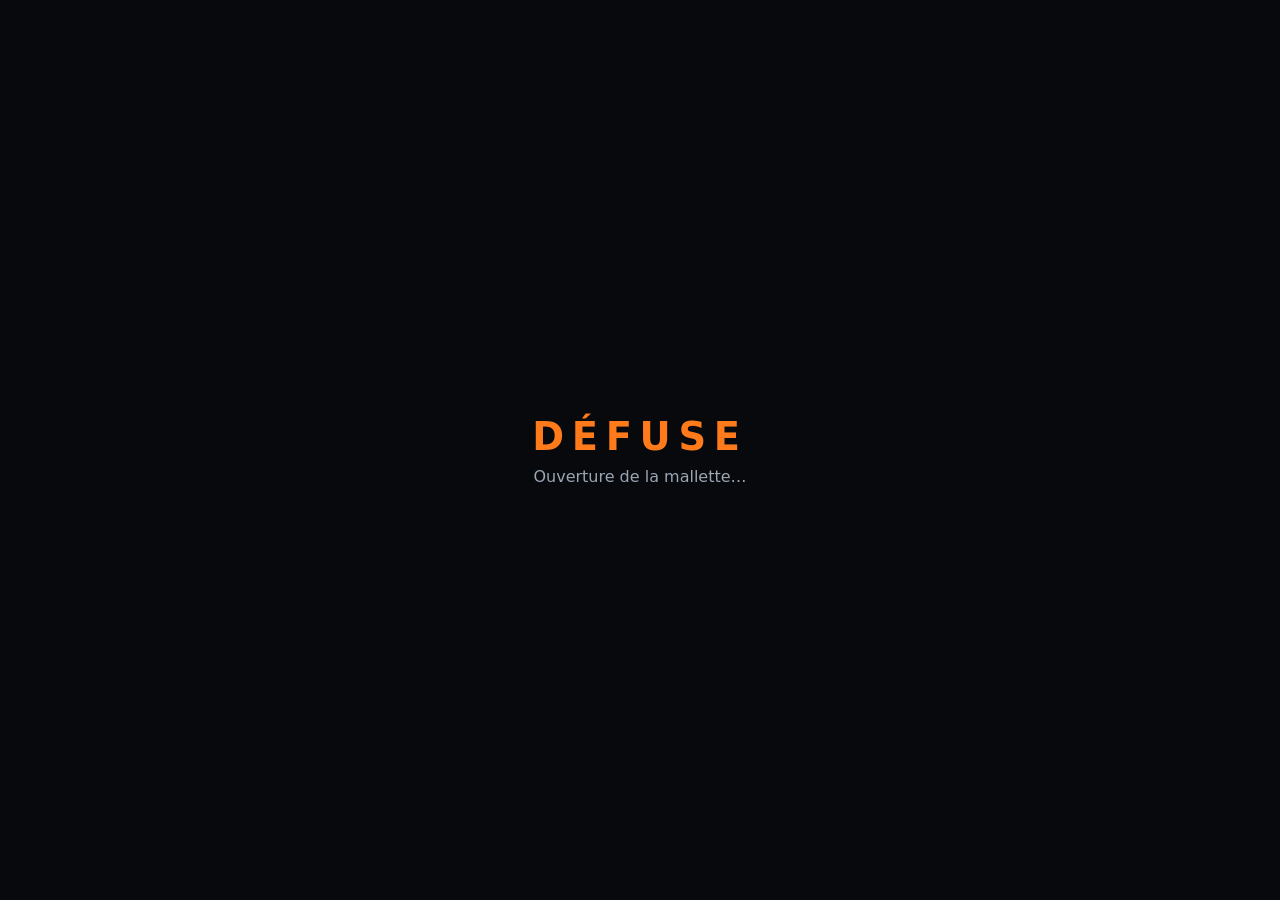
<file: index.html>
<!doctype html>
<html lang="fr-CA">
<head>
<meta charset="utf-8">
<meta name="viewport" content="width=device-width, initial-scale=1, viewport-fit=cover">
<meta name="theme-color" content="#07090c">
<meta name="color-scheme" content="dark">
<meta name="description" content="Défuse la mallette : une mallette orange piégée en 3D, cinq modules, un désamorceur et un expert qui lit le manuel.">
<title>Défuse la mallette</title>
<link rel="manifest" href="./manifest.webmanifest">
<link rel="icon" href="./icon.svg" type="image/svg+xml">
<link rel="apple-touch-icon" href="./icon-192.png">
<link rel="stylesheet" href="./style.css?v=0.1.1">
<link rel="modulepreload" href="./vendor/three-0.187.0/three.module.min.js">
<script type="importmap">
{"imports":{
  "three": "./vendor/three-0.187.0/three.module.min.js",
  "three/addons/": "./vendor/three-0.187.0/addons/",
  "./js/audio.js": "./js/audio.js?v=0.1.1",
  "./js/case-model.js": "./js/case-model.js?v=0.1.1",
  "./js/modules.js": "./js/modules.js?v=0.1.1",
  "./js/displays.js": "./js/displays.js?v=0.1.1",
  "./js/fx.js": "./js/fx.js?v=0.1.1",
  "./js/gamepad.js": "./js/gamepad.js?v=0.1.1"
}}
</script>
<script src="./logic.js?v=0.1.1"></script>
</head>
<body data-screen="title">
<canvas id="scene" aria-label="La mallette en 3D"></canvas>
<div id="loading" role="status"><b>DÉFUSE</b><span>Ouverture de la mallette…</span></div>
<div id="flash" aria-hidden="true"></div>
<div id="fps" class="hidden" aria-hidden="true"></div>

<header id="hud" class="hidden">
  <button id="pauseBtn" class="icon" aria-label="Pause">❚❚</button>
  <div class="stat"><span class="lbl">Chrono</span><b id="timer" role="timer">15:00</b></div>
  <div class="stat"><span class="lbl">Erreurs</span><div id="strikes"></div></div>
  <div class="stat small"><span class="lbl">Modules</span><b id="modCount">0/5</b></div>
  <button id="manualBtn" class="icon team-only" aria-label="Ouvrir le manuel">📖</button>
  <button id="sound" class="icon" aria-label="Couper le son">🔊</button>
</header>
<nav id="bar" aria-label="Modules">
  <div id="sensorBar" class="hidden">
    <button id="sensorBtn" class="chip" aria-pressed="false">📱 Activer l’inclinaison du téléphone</button>
    <button id="shakeBtn" class="chip">〰 Secouer</button>
  </div>
  <div class="row">
    <button id="prev" class="icon nav" aria-label="Module précédent">◀</button>
    <div class="mid"><b id="viewName">Vue d’ensemble</b><button id="back" class="link hidden">Vue d’ensemble</button></div>
    <button id="next" class="icon nav" aria-label="Module suivant">▶</button>
    <button id="hintBtn" class="hint" aria-label="Indice (coûte 250 points)">💡<span id="hintCount">0</span></button>
  </div>
</nav>
<div id="toast" role="status" aria-live="polite"></div>
<button id="skip" class="hidden">Passer ›</button>

<section id="title" class="screen" aria-labelledby="t1">
  <div class="brand"><p class="kicker">Mallette M-5 · 5 modules</p><h1 id="t1">Défuse<br><span>la mallette</span></h1>
  <p class="lede">Un désamorceur voit la mallette. Un expert lit le manuel. Parlez-vous vite.</p></div>
  <div class="panel">
    <fieldset class="seg"><legend>Mode</legend>
      <label><input type="radio" name="mode" value="duo"><span><b>Duo</b><small>Désamorceur + Expert (2 appareils)</small></span></label>
      <label><input type="radio" name="mode" value="equipe"><span><b>Équipe</b><small>2 à 4 joueurs, manuel partagé</small></span></label>
    </fieldset>
    <label class="field"><span>Code de partie <small>(facultatif, pour rejouer une mallette)</small></span><input id="codeIn" inputmode="numeric" autocomplete="off" placeholder="ex. 48213-4" maxlength="8"></label>
    <p id="codeErr" class="err" role="alert"></p>
    <button id="play" class="primary" data-autofocus>Ouvrir la mallette</button>
    <div class="links"><button id="openSettings" class="ghost">Réglages</button><button id="openHowto" class="ghost">Comment jouer</button><a class="ghost" href="manuel.html" target="_blank" rel="noopener">Manuel</a><button id="openCredits" class="ghost">Crédits</button><button id="fsTitle" class="ghost fs-only" aria-pressed="false">⛶ Plein écran</button></div>
  </div>
</section>

<section id="settings" class="screen hidden" aria-labelledby="t2"><div class="panel">
  <h2 id="t2">Réglages</h2>
  <label class="field"><span>Chrono <output id="minutesOut">15 min</output></span><input id="minutes" type="range" min="1" max="99" step="1" value="15"></label>
  <label class="field"><span>Erreurs permises <output id="mistakesOut">3</output></span><input id="mistakes" type="range" min="1" max="9" step="1" value="3"><small>La mallette explose quand ce nombre d’erreurs est atteint.</small></label>
  <p class="note">Score = 5 000 + 10 × secondes restantes − 500 × erreurs − 250 × indices.</p>
  <button id="settingsDone" class="primary">OK</button>
</div></section>

<section id="howto" class="screen hidden" aria-labelledby="t3"><div class="panel scroll">
  <h2 id="t3">Comment jouer</h2>
  <ol class="how">
    <li><b>Le désamorceur</b> tient la mallette (ce téléphone). Il décrit ce qu’il voit : couleurs des fils, du clavier, des DEL, le code de partie.</li>
    <li><b>L’expert</b> ouvre <a href="manuel.html" target="_blank" rel="noopener">le manuel</a> sur un autre appareil (code QR au départ). Il ne voit pas la mallette et dit quoi faire.</li>
    <li><b>Mode Équipe</b> : tout le monde voit la mallette et le manuel (bouton 📖) sur le même appareil.</li>
    <li>Touchez un module pour vous en approcher. Glissez à gauche ou à droite, ou ◀ ▶, pour changer de module.</li>
    <li>Fils : touchez un fil pour le couper. Clavier : touchez les touches. Joystick : glissez le manche, touchez-le pour cliquer. Badges : touchez un badge pour le passer sur le lecteur. Inclinaison : penchez le téléphone (📱) ou glissez sur le module, et « Secouer ».</li>
    <li>💡 Indice : 1er appui = la ligne du manuel, 2e appui = la prochaine action. Chaque indice coûte 250 points.</li>
    <li>Clavier d’ordinateur : Tab / Maj+Tab change de module, Échap = vue d’ensemble, H = indice, M = son ; chiffres, A–D, * et # pour le clavier ; flèches + Entrée pour le joystick ; flèches + S pour l’inclinaison.</li>
  </ol>
  <button id="howtoDone" class="primary">Compris</button>
</div></section>

<section id="credits" class="screen hidden" aria-labelledby="t4"><div class="panel scroll">
  <h2 id="t4">Crédits</h2>
  <p>Jeu, plaques gravées, afficheurs et sons : faits par le code du jeu (canvas, Web Audio).</p>
  <p>Mallette 3D (CC BY 4.0, assemblée et adaptée pour le jeu) :
    « <a href="https://sketchfab.com/3d-models/pelican-case-2f6f5ca0d0514baeb9b511613f7f3227" target="_blank" rel="noopener">Pelican Case</a> » par N8 (nathanmlange) ;
    « <a href="https://sketchfab.com/3d-models/keypad-b9968a00bc9249df927ff1969acf2f7e" target="_blank" rel="noopener">Keypad</a> » par Spellkaze ;
    « <a href="https://sketchfab.com/3d-models/arcade-joystick-cff2d3483c4a452aaa9201b2a1b7d984" target="_blank" rel="noopener">Arcade Joystick</a> » par Johannes R. (selkie3d) ;
    « <a href="https://sketchfab.com/3d-models/rfid-rc522-arduino-uno-compatible-16501915e98143e49930a755a87272b3" target="_blank" rel="noopener">RFID-RC522</a> » par davidg.dev ;
    « <a href="https://sketchfab.com/3d-models/4-digits-7-segments-display-d36801d499a3483eb764dfa008b2f2df" target="_blank" rel="noopener">4 Digits 7 Segments Display</a> » par Thomp1 — Sketchfab,
    <a href="https://creativecommons.org/licenses/by/4.0/deed.fr" target="_blank" rel="noopener">CC BY 4.0</a>. Modifications : pièces réunies dans une seule mallette, clavier 4×4, atlas de textures commun.</p>
  <p>three.js 0.187.0 (MIT) · detect-gpu 5.0.70 (MIT) · qrcode-generator 2.0.4, Kazuhiko Arase (MIT).</p>
  <p>Inspiré du principe « suivre le manuel » des jeux de désamorçage à deux rôles.</p>
  <button id="creditsDone" class="primary">Retour</button>
</div></section>

<section id="brief" class="screen hidden" aria-labelledby="t5"><div class="panel">
  <p class="kicker" id="briefMode">Désamorceur + Expert</p>
  <h2 id="t5">Code de partie</h2>
  <p class="code" id="briefCode">00000-0</p>
  <div id="briefDuo"><div class="qrrow"><div id="briefQR" aria-label="Code QR du manuel"></div>
    <p><b>Expert :</b> scannez, ou ouvrez <a id="briefLink" href="manuel.html" target="_blank" rel="noopener">manuel.html</a> et tapez ce code. Le manuel marche hors ligne.</p></div></div>
  <p id="briefTeam" class="hidden">Tout le monde voit la mallette. Le manuel s’ouvre avec le bouton 📖 en haut (le chrono continue).</p>
  <p class="note" id="briefTime"></p>
  <button id="go" class="primary">Ouvrir et démarrer le chrono</button>
  <button id="briefBack" class="ghost">Retour</button>
</div></section>

<section id="pause" class="screen hidden" aria-labelledby="t6"><div class="panel">
  <h2 id="t6">Pause</h2><p>Code de partie : <b id="pauseCode"></b></p>
  <button id="resume" class="primary">Reprendre</button><button id="fsPause" class="ghost fs-only" aria-pressed="false">⛶ Plein écran</button><button id="quit" class="ghost">Abandonner</button>
</div></section>

<section id="end" class="screen hidden" aria-labelledby="endTitle"><div class="panel">
  <h2 id="endTitle">Mallette désamorcée</h2><p id="endSub"></p>
  <dl class="stats"><div><dt>Temps restant</dt><dd id="endTime"></dd></div><div><dt>Erreurs</dt><dd id="endMist"></dd></div>
  <div><dt>Indices</dt><dd id="endHints"></dd></div><div><dt>Modules</dt><dd id="endMods"></dd></div></dl>
  <p class="score"><span>Score</span><b id="endScore">0</b><small>Meilleur (ce mode) : <span id="endBest">0</span> · code <span id="endCode"></span></small></p>
  <button id="again" class="primary">Nouvelle mallette</button>
  <div class="links"><button id="sameCode" class="ghost">Rejouer ce code</button><button id="toMenu" class="ghost">Menu</button></div>
</div></section>

<section id="manualOverlay" class="screen hidden" aria-label="Manuel">
  <iframe id="manualFrame" title="Manuel de désamorçage" src="about:blank"></iframe>
  <button id="manualClose" class="primary close">Retour à la mallette</button>
</section>

<script type="module" src="./js/main.js?v=0.1.1"></script>
</body>
</html>
</file>
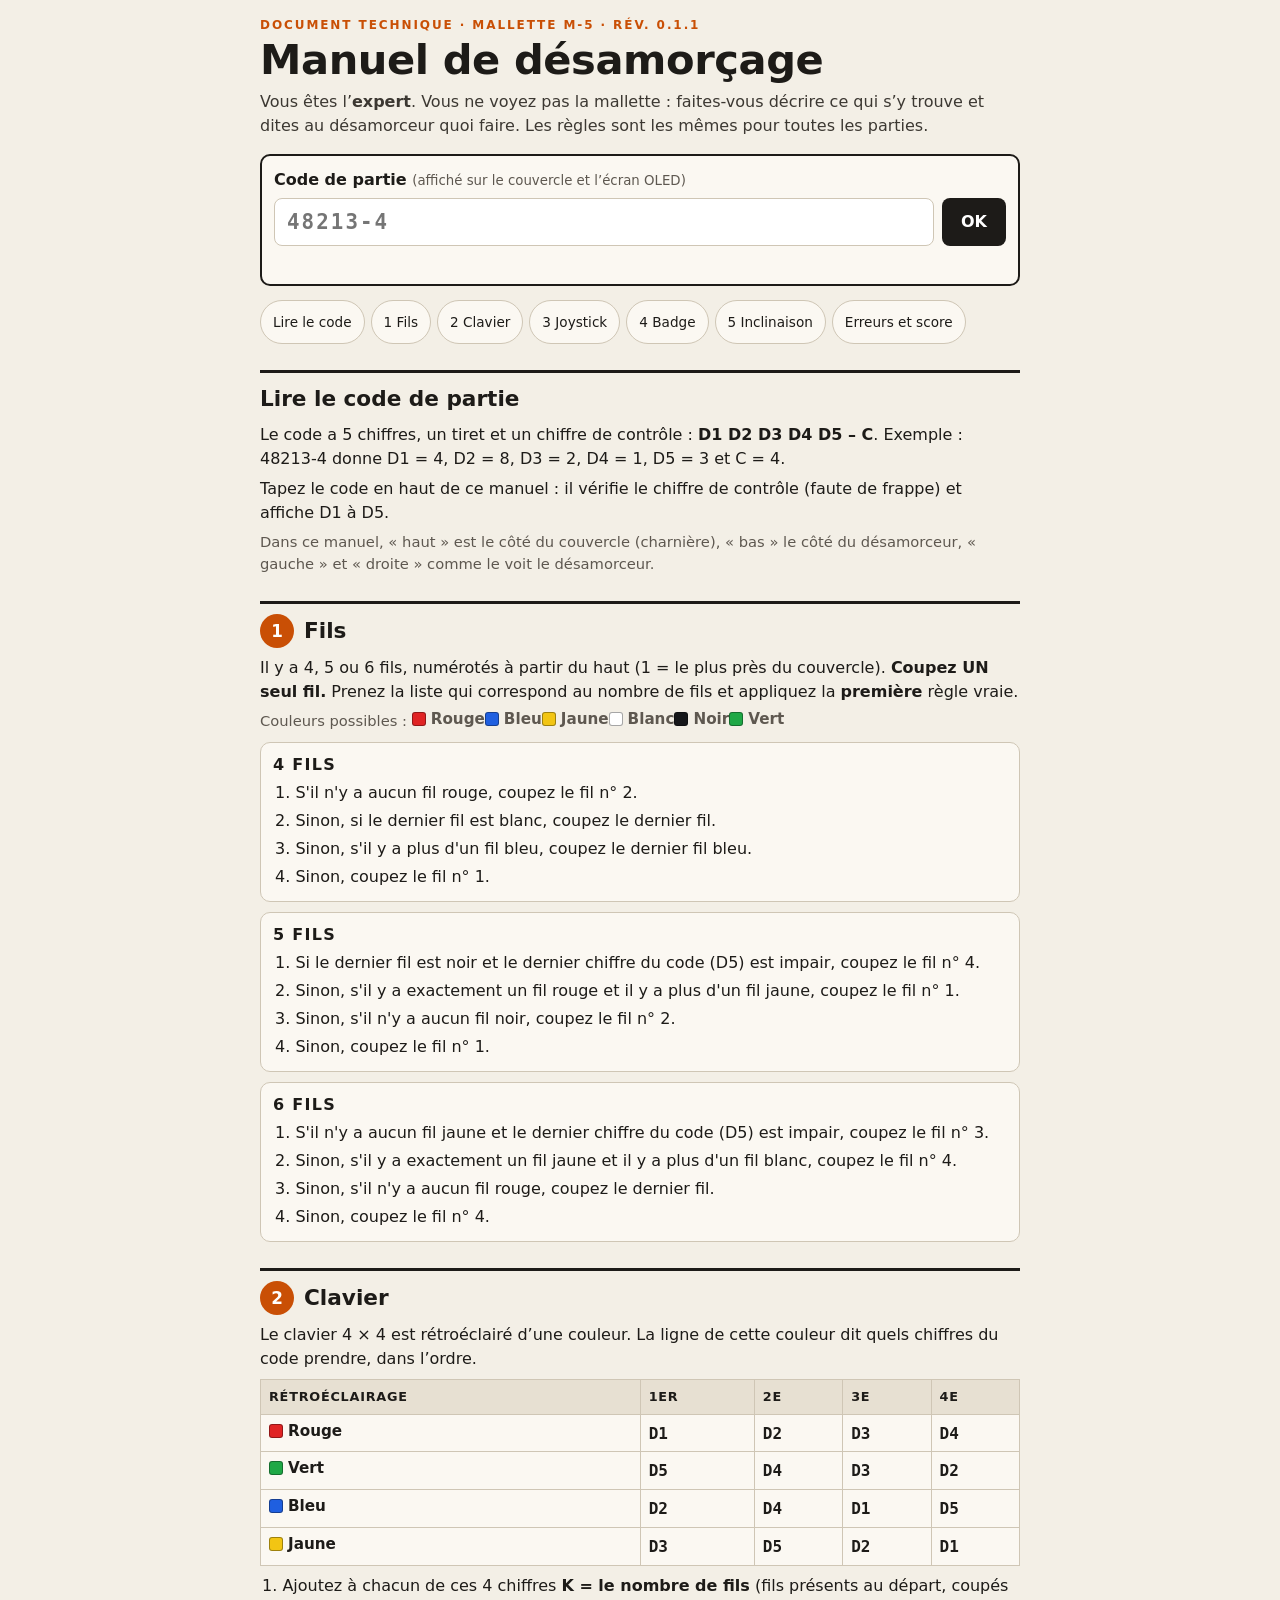
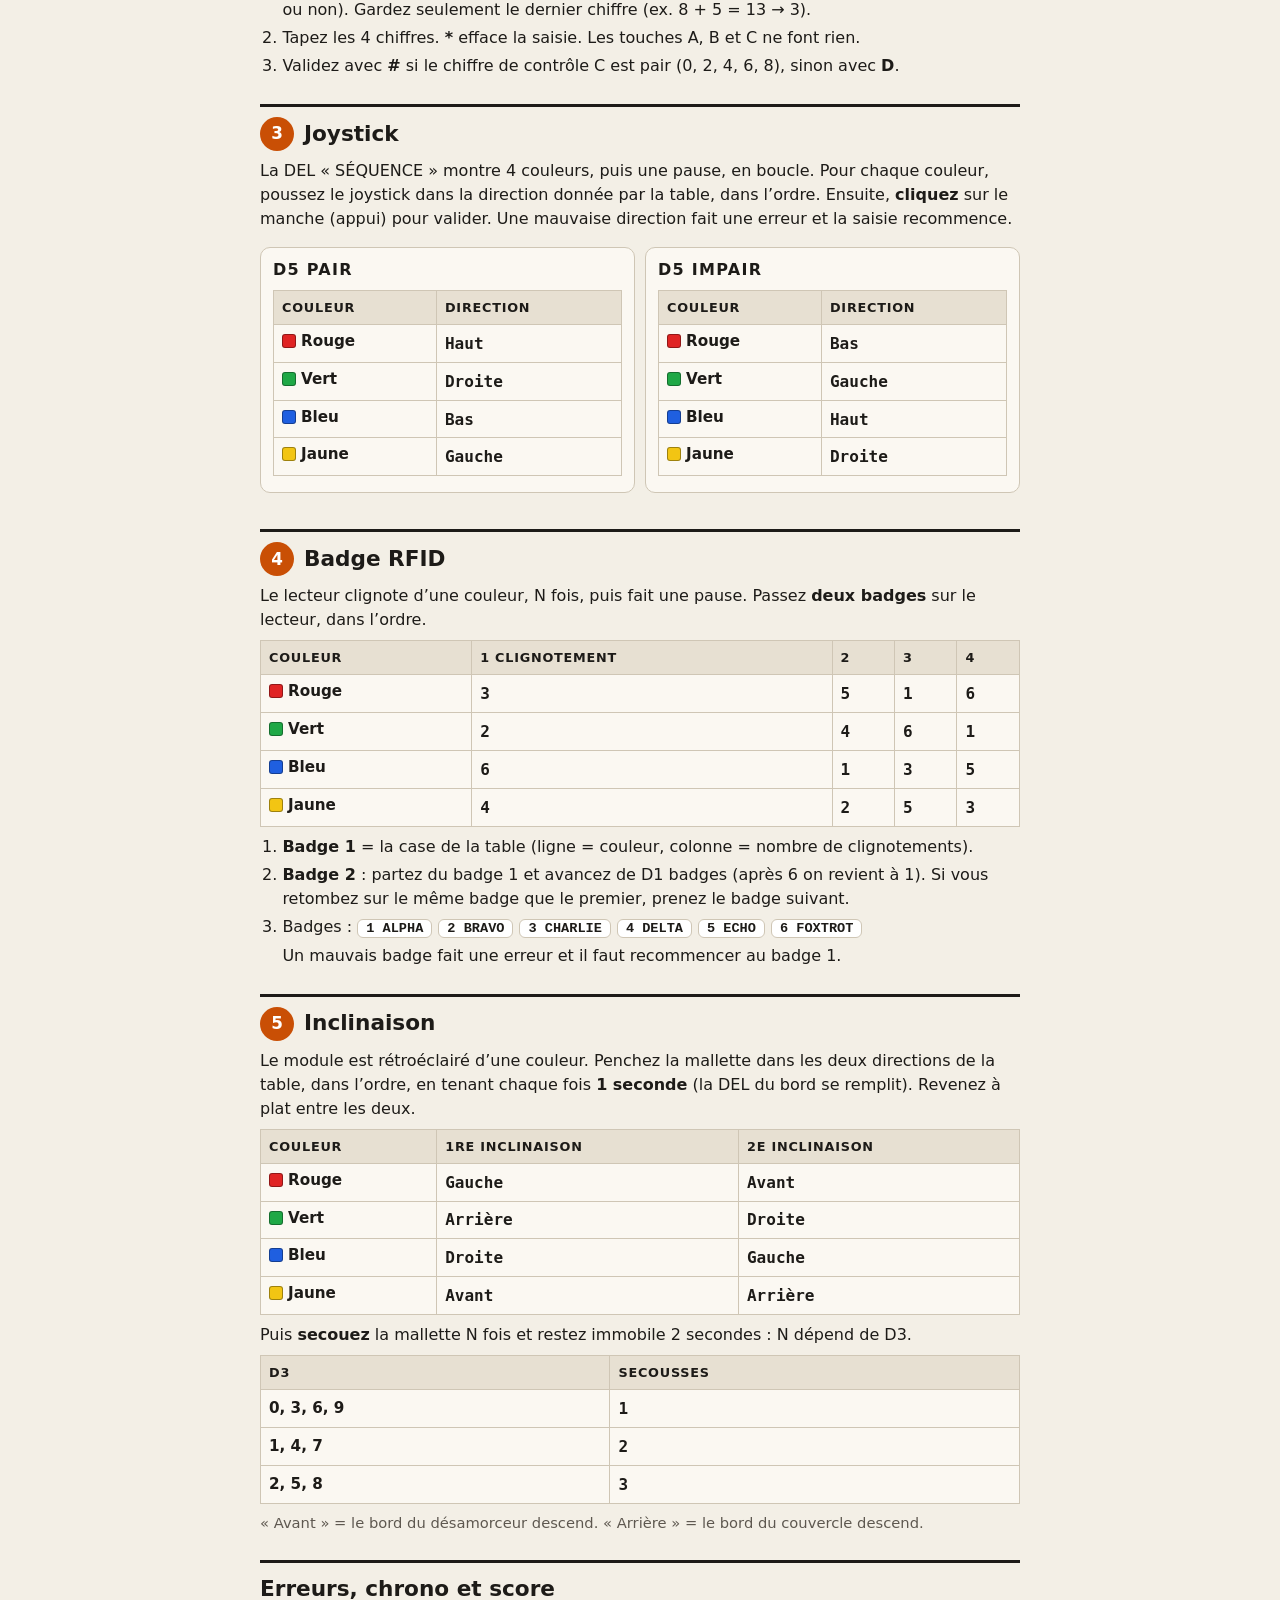
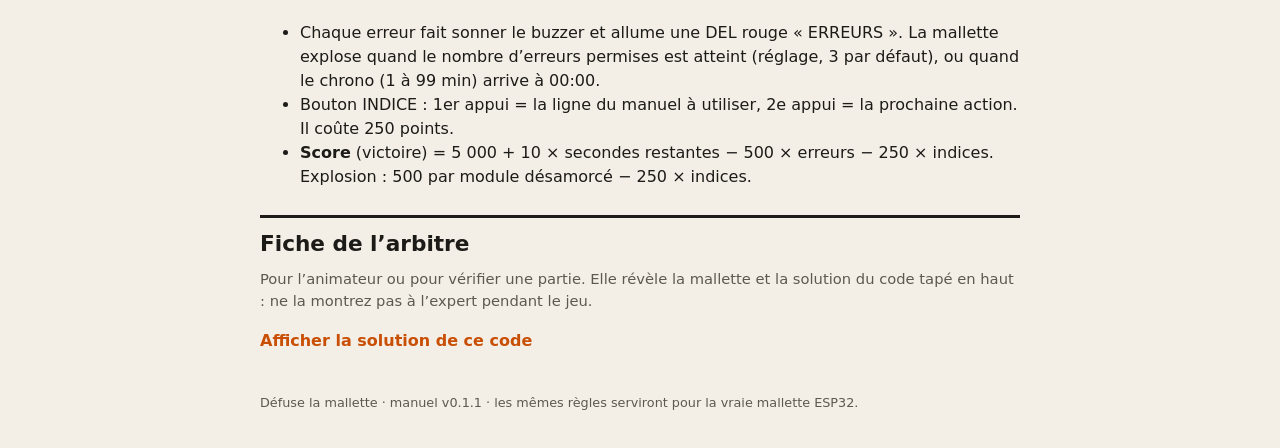
<file: manuel.html>
<!doctype html>
<html lang="fr-CA">
<head>
<meta charset="utf-8">
<meta name="viewport" content="width=device-width, initial-scale=1, viewport-fit=cover">
<meta name="theme-color" content="#f3efe6">
<meta name="description" content="Manuel de désamorçage de la mallette M-5 (Défuse la mallette). Fonctionne hors ligne.">
<title>Manuel de désamorçage · Mallette M-5</title>
<link rel="manifest" href="./manifest.webmanifest">
<link rel="icon" href="./icon.svg" type="image/svg+xml">
<link rel="stylesheet" href="./manual.css?v=0.1.1">
<script src="./logic.js?v=0.1.1"></script>
</head>
<body>
<header class="top">
  <p class="kicker">Document technique · Mallette M-5 · rév. 0.1.1</p>
  <h1>Manuel de désamorçage</h1>
  <p class="lede">Vous êtes l’<b>expert</b>. Vous ne voyez pas la mallette : faites-vous décrire ce qui s’y trouve et dites au désamorceur quoi faire. Les règles sont les mêmes pour toutes les parties.</p>
  <form id="codeForm" class="code" autocomplete="off">
    <label for="code">Code de partie <small>(affiché sur le couvercle et l’écran OLED)</small></label>
    <div class="row"><input id="code" inputmode="numeric" placeholder="48213-4" maxlength="8" aria-describedby="codeMsg"><button type="submit">OK</button></div>
    <p id="codeMsg" role="status" aria-live="polite"></p>
    <div id="digits" class="digits hidden" aria-label="Chiffres du code"></div>
  </form>
  <nav class="toc" aria-label="Sommaire"><a href="#s0">Lire le code</a><a href="#s1">1 Fils</a><a href="#s2">2 Clavier</a><a href="#s3">3 Joystick</a><a href="#s4">4 Badge</a><a href="#s5">5 Inclinaison</a><a href="#s6">Erreurs et score</a></nav>
</header>
<main id="manual"><noscript>Ce manuel a besoin de JavaScript pour afficher ses tables.</noscript></main>
<footer class="foot"><p>Défuse la mallette · manuel v0.1.1 · les mêmes règles serviront pour la vraie mallette ESP32.</p></footer>
<script type="module" src="./js/manual.js?v=0.1.1"></script>
</body>
</html>
</file>
<file: style.css>
/* Défuse la mallette — interface (téléphone d'abord, 412×915 ; paysage 915×412). */
:root {
  --bg: #07090c; --ink: #eef2f6; --mute: #9aa6b4; --line: rgba(255,255,255,.12);
  --orange: #ff7a1a; --orange-d: #c94f05; --ok: #2bff63; --bad: #ff3b30; --warn: #ffc93c;
  --panel: rgba(12,15,20,.92); --r: 10px; --s1: 4px; --s2: 8px; --s3: 12px; --s4: 16px; --s5: 24px;
  --target: 44px; --f-s: .8125rem; --f-m: 1rem; --f-l: 1.25rem;
  font-family: system-ui, "Segoe UI", Roboto, "Helvetica Neue", sans-serif; color: var(--ink); background: var(--bg);
}
* { box-sizing: border-box; }
html, body { margin: 0; height: 100%; overflow: hidden; overscroll-behavior: none; -webkit-tap-highlight-color: transparent; }
body { touch-action: none; user-select: none; -webkit-user-select: none; }
#scene { position: fixed; inset: 0; width: 100vw; height: 100dvh; display: block; }
.hidden { display: none !important; }
button, a.ghost { font: inherit; color: inherit; cursor: pointer; min-height: var(--target); min-width: var(--target); border-radius: var(--r); border: 1px solid var(--line); background: rgba(255,255,255,.04); padding: 0 var(--s4); display: inline-flex; align-items: center; justify-content: center; gap: var(--s2); text-decoration: none; transition: background .15s, transform .1s, border-color .15s; }
button:active { transform: translateY(1px) scale(.98); }
button:focus-visible, a:focus-visible, input:focus-visible { outline: 3px solid var(--orange); outline-offset: 2px; }
@media (hover: hover) { button:hover, a.ghost:hover { background: rgba(255,255,255,.09); border-color: rgba(255,255,255,.25); } .primary:hover { background: #ff8d3a; } }
.primary { background: var(--orange); border-color: var(--orange); color: #160800; font-weight: 800; letter-spacing: .02em; width: 100%; font-size: var(--f-m); min-height: 52px; }
.ghost { background: transparent; }
.icon { padding: 0; font-size: 1.1rem; background: rgba(0,0,0,.45); }

#loading { position: fixed; inset: 0; display: grid; place-content: center; text-align: center; gap: var(--s2); background: var(--bg); z-index: 50; transition: opacity .4s; }
#loading b { font-size: 2.4rem; letter-spacing: .2em; color: var(--orange); }
#loading span { color: var(--mute); }
#loading.hidden { display: grid !important; opacity: 0; pointer-events: none; }
#flash { position: fixed; inset: 0; pointer-events: none; z-index: 20; opacity: 0; transition: opacity .25s; }
#flash.red { background: rgba(255,30,20,.32); opacity: 1; transition: none; }
#flash.white { background: #fff; opacity: 1; transition: none; }
#fps { position: fixed; left: 50%; transform: translateX(-50%); bottom: calc(env(safe-area-inset-bottom) + 118px); z-index: 30; font: 600 11px/1.3 ui-monospace, monospace; background: rgba(0,0,0,.7); padding: 3px 6px; border-radius: 6px; white-space: nowrap; max-width: 96vw; overflow: hidden; text-overflow: ellipsis; }

/* ---------- HUD ---------- */
#hud { position: fixed; top: 0; left: 0; right: 0; z-index: 10; display: flex; align-items: center; gap: var(--s2);
  padding: max(var(--s2), env(safe-area-inset-top)) max(var(--s3), env(safe-area-inset-right)) var(--s2) max(var(--s3), env(safe-area-inset-left));
  background: linear-gradient(rgba(5,7,10,.85), rgba(5,7,10,0)); }
.stat { display: flex; flex-direction: column; align-items: center; min-width: 64px; }
.stat .lbl { font-size: .6875rem; text-transform: uppercase; letter-spacing: .12em; color: var(--mute); }
#timer { font: 800 1.6rem/1 ui-monospace, "DejaVu Sans Mono", monospace; color: #ff5a4d; text-shadow: 0 0 12px rgba(255,60,40,.5); font-variant-numeric: tabular-nums; }
#timer.urgent { animation: pulse .5s steps(2) infinite; }
@keyframes pulse { 50% { opacity: .45; } }
#strikes { display: flex; gap: 4px; height: 26px; align-items: center; }
#strikes i { width: 12px; height: 12px; border-radius: 3px; background: rgba(255,59,48,.18); border: 1px solid rgba(255,59,48,.5); }
#strikes i.on { background: var(--bad); box-shadow: 0 0 8px var(--bad); }
#modCount { font-size: var(--f-l); font-variant-numeric: tabular-nums; }
#hud .stat:nth-of-type(1) { margin-left: auto; }
#hud #sound { margin-left: auto; }
body:not([data-mode="equipe"]) .team-only { display: none; }
body[data-screen="title"] #hud, body[data-screen="brief"] #hud { display: none; }

#bar { position: fixed; left: 0; right: 0; bottom: 0; z-index: 10; padding: var(--s2) max(var(--s3), env(safe-area-inset-right)) max(var(--s3), env(safe-area-inset-bottom)) max(var(--s3), env(safe-area-inset-left));
  background: linear-gradient(rgba(5,7,10,0), rgba(5,7,10,.88) 35%); display: none; }
body[data-screen="game"] #bar { display: block; }
body[data-view="menu"] #bar, body[data-view="win"] #bar, body[data-view="boom"] #bar { display: none !important; }
#bar .row { display: flex; align-items: center; gap: var(--s2); }
#bar .mid { flex: 1; display: flex; flex-direction: column; align-items: center; min-width: 0; }
#viewName { font-size: var(--f-m); letter-spacing: .04em; }
.link { min-height: 44px; border: 0; background: none; color: var(--orange); font-size: var(--f-s); text-decoration: underline; text-underline-offset: 3px; padding: 0 var(--s2); }
.nav { width: 52px; height: 52px; font-size: 1.2rem; }
.hint { background: rgba(255,201,60,.12); border-color: rgba(255,201,60,.5); color: var(--warn); font-weight: 800; height: 52px; }
#sensorBar { display: flex; gap: var(--s2); margin-bottom: var(--s2); }
.chip { flex: 1; min-height: 44px; font-size: var(--f-s); background: rgba(0,0,0,.55); }
#shakeBtn { flex: 0 0 auto; color: var(--warn); border-color: rgba(255,201,60,.5); }
#toast { position: fixed; left: 50%; top: calc(env(safe-area-inset-top) + 74px); transform: translate(-50%, -8px); z-index: 12; max-width: min(92vw, 520px);
  background: rgba(10,13,18,.94); border: 1px solid var(--line); border-radius: var(--r); padding: var(--s2) var(--s4); font-size: var(--f-s); opacity: 0; pointer-events: none; transition: opacity .2s, transform .2s; text-align: center; }
#toast.show { opacity: 1; transform: translate(-50%, 0); }
#toast.ok { border-color: rgba(43,255,99,.5); } #toast.hint { border-color: rgba(255,201,60,.6); color: #ffe7a6; } #toast.warn { border-color: rgba(255,59,48,.6); }
#skip { position: fixed; right: max(var(--s3), env(safe-area-inset-right)); bottom: max(var(--s4), env(safe-area-inset-bottom)); z-index: 15; background: rgba(0,0,0,.6); }
body:has(#skip:not(.hidden)) #bar { visibility: hidden; }

/* ---------- Écrans ---------- */
.screen { position: fixed; inset: 0; z-index: 25; display: flex; flex-direction: column; justify-content: flex-end; align-items: center;
  padding: max(var(--s4), env(safe-area-inset-top)) max(var(--s4), env(safe-area-inset-right)) max(var(--s4), env(safe-area-inset-bottom)) max(var(--s4), env(safe-area-inset-left)); touch-action: auto; user-select: text; }
.screen:not(#title) { background: rgba(3,4,6,.55); backdrop-filter: blur(3px); justify-content: center; }
.panel { width: min(100%, 440px); background: var(--panel); border: 1px solid var(--line); border-radius: 14px; padding: var(--s5); display: flex; flex-direction: column; gap: var(--s3); max-height: 100%; }
.panel.scroll { overflow-y: auto; }
.panel h2 { margin: 0; font-size: 1.5rem; letter-spacing: .01em; }
.panel p { margin: 0; color: #cfd7e1; line-height: 1.45; }
.kicker { margin: 0; text-transform: uppercase; letter-spacing: .18em; font-size: .75rem; color: var(--orange); font-weight: 700; }
#title { justify-content: space-between; background: linear-gradient(rgba(3,4,6,.7), rgba(3,4,6,0) 30%, rgba(3,4,6,0) 45%, rgba(3,4,6,.85) 75%); }
.brand { width: min(100%, 440px); padding-top: var(--s3); }
.brand h1 { margin: var(--s2) 0; font-size: clamp(2.8rem, 14vw, 4.2rem); line-height: .9; font-weight: 900; text-transform: uppercase; letter-spacing: -.01em; color: #fff; }
.brand h1 span { display: block; font-size: .46em; letter-spacing: .14em; color: var(--orange); margin-top: var(--s2); }
.lede { margin: 0; color: #c5cfdb; max-width: 30ch; line-height: 1.4; }
.seg { border: 0; padding: 0; margin: 0; display: grid; grid-template-columns: 1fr 1fr; gap: var(--s2); }
.seg legend { font-size: .75rem; text-transform: uppercase; letter-spacing: .14em; color: var(--mute); margin-bottom: var(--s2); }
.seg label { position: relative; }
.seg input { position: absolute; opacity: 0; inset: 0; }
.seg span { display: flex; flex-direction: column; gap: 2px; padding: var(--s3); border: 1px solid var(--line); border-radius: var(--r); min-height: 64px; cursor: pointer; }
.seg small { color: var(--mute); font-size: .75rem; line-height: 1.25; }
.seg input:checked + span { border-color: var(--orange); background: rgba(255,122,26,.12); box-shadow: inset 0 0 0 1px var(--orange); }
.seg input:focus-visible + span { outline: 3px solid var(--orange); outline-offset: 2px; }
.field { display: flex; flex-direction: column; gap: var(--s2); font-size: var(--f-s); color: #cfd7e1; }
.field span { display: flex; justify-content: space-between; gap: var(--s2); }
.field small { color: var(--mute); }
.field output { color: var(--orange); font-weight: 800; font-variant-numeric: tabular-nums; }
.field input[type=text], .field input:not([type]) , #codeIn { min-height: var(--target); border-radius: var(--r); border: 1px solid var(--line); background: #0b0e13; color: var(--ink); padding: 0 var(--s3); font: 700 1.05rem ui-monospace, monospace; letter-spacing: .08em; }
input[type=range] { width: 100%; accent-color: var(--orange); min-height: var(--target); }
.err { color: #ff8a80 !important; font-size: var(--f-s); min-height: 1em; }
.err:empty { display: none; }
.note { font-size: var(--f-s); color: var(--mute) !important; }
.links { display: flex; flex-wrap: wrap; gap: var(--s2); justify-content: center; }
.links > *, .links > a.ghost { flex: 1 1 auto; font-size: var(--f-s); }
.how { margin: 0; padding-left: 1.2em; display: flex; flex-direction: column; gap: var(--s2); color: #cfd7e1; line-height: 1.45; font-size: .9375rem; }
.how a, .panel a:not(.ghost) { color: var(--orange); }
.code { font: 800 2.6rem/1 ui-monospace, "DejaVu Sans Mono", monospace; letter-spacing: .06em; color: #fff !important; text-align: center; padding: var(--s2) 0; }
.qrrow { display: flex; gap: var(--s4); align-items: center; }
#briefQR { width: 132px; height: 132px; flex: none; background: #fff; border-radius: 8px; padding: 4px; }
#briefQR svg { width: 100%; height: 100%; display: block; }
#briefLink { word-break: break-all; }
.stats { display: grid; grid-template-columns: 1fr 1fr; gap: var(--s2); margin: 0; }
.stats div { border: 1px solid var(--line); border-radius: var(--r); padding: var(--s2) var(--s3); }
.stats dt { font-size: .6875rem; text-transform: uppercase; letter-spacing: .12em; color: var(--mute); }
.stats dd { margin: 2px 0 0; font: 800 1.25rem ui-monospace, monospace; }
.score { display: flex; flex-direction: column; align-items: center; gap: 2px; }
.score span:first-child { text-transform: uppercase; letter-spacing: .2em; font-size: .75rem; color: var(--mute); }
.score b { font: 900 2.8rem/1 ui-monospace, monospace; color: var(--ok); text-shadow: 0 0 18px rgba(43,255,99,.35); }
.score small { color: var(--mute); font-size: .75rem; }
#end.lose h2 { color: var(--bad); font-size: 2.4rem; letter-spacing: .08em; }
#end.lose .score b { color: #ff8a80; text-shadow: none; }
#end:not(.lose) h2 { color: var(--ok); }
#manualOverlay { padding: 0; background: #0b0d10; justify-content: stretch; }
#manualOverlay iframe { flex: 1; width: 100%; border: 0; background: #f3efe6; }
#manualOverlay .close { border-radius: 0; flex: none; min-height: calc(52px + env(safe-area-inset-bottom)); padding-bottom: env(safe-area-inset-bottom); }

/* ---------- Paysage ---------- */
body.landscape #bar { left: auto; top: 0; width: 230px; background: linear-gradient(90deg, rgba(5,7,10,0), rgba(5,7,10,.85) 30%); display: none; flex-direction: column; justify-content: flex-end; }
body.landscape[data-screen="game"] #bar { display: flex; }
body.landscape #bar .row { flex-wrap: wrap; justify-content: flex-end; }
body.landscape #bar .mid { flex-basis: 100%; order: -1; margin-bottom: var(--s2); }
body.landscape #sensorBar { flex-direction: column; }
body.landscape #hud { right: 230px; }
body.landscape #title { flex-direction: row; align-items: flex-end; justify-content: space-between; gap: var(--s4); background: linear-gradient(90deg, rgba(3,4,6,.8), rgba(3,4,6,0) 45%, rgba(3,4,6,0) 55%, rgba(3,4,6,.85)); }
body.landscape #title .brand { align-self: flex-start; }
body.landscape #title .panel { max-height: 100%; overflow-y: auto; gap: var(--s2); padding: var(--s4); }
body.landscape .screen:not(#title) .panel { max-height: 100%; overflow-y: auto; }
body.landscape .screen:not(#title) .panel { width: min(100%, 620px); padding: var(--s4); gap: var(--s2); }
body.landscape .stats { grid-template-columns: repeat(4, 1fr); }
body.landscape .score b { font-size: 2.2rem; }
body.landscape #end.lose h2 { font-size: 1.8rem; }
body.landscape .primary { min-height: 46px; }
body.landscape #fps { bottom: auto; top: 54px; }
@media (prefers-reduced-motion: reduce) { * { transition: none !important; animation: none !important; } }

.fs-only[hidden], body.no-fs .fs-only { display: none; }
</file>
<file: manual.css>
/* Manuel imprimable : papier, encre, accent orange de la mallette. */
:root { --paper: #f3efe6; --ink: #1d1b18; --mute: #5e5850; --line: #cfc6b5; --accent: #c94f05; --card: #fbf8f2; font-family: system-ui, "Segoe UI", Roboto, sans-serif; color: var(--ink); background: var(--paper); }
* { box-sizing: border-box; }
body { margin: 0; line-height: 1.5; padding: max(16px, env(safe-area-inset-top)) max(16px, env(safe-area-inset-right)) max(24px, env(safe-area-inset-bottom)) max(16px, env(safe-area-inset-left)); }
.top, main, .foot { max-width: 760px; margin: 0 auto; }
.kicker { margin: 0; font-size: .75rem; letter-spacing: .16em; text-transform: uppercase; color: var(--accent); font-weight: 700; }
h1 { margin: 4px 0 8px; font-size: clamp(1.8rem, 8vw, 2.6rem); line-height: 1.05; letter-spacing: -.01em; }
.lede { margin: 0 0 16px; color: #3c3832; }
.code { background: var(--card); border: 2px solid var(--ink); border-radius: 10px; padding: 12px; display: flex; flex-direction: column; gap: 6px; }
.code label { font-weight: 700; } .code small { font-weight: 400; color: var(--mute); }
.code .row { display: flex; gap: 8px; }
.code input { flex: 1; min-height: 48px; font: 700 1.3rem ui-monospace, "DejaVu Sans Mono", monospace; letter-spacing: .1em; padding: 0 12px; border: 1px solid var(--line); border-radius: 8px; background: #fff; color: var(--ink); min-width: 0; }
.code button { min-height: 48px; min-width: 64px; border: 0; border-radius: 8px; background: var(--ink); color: #fff; font: 700 1rem system-ui, sans-serif; cursor: pointer; }
input:focus-visible, button:focus-visible, a:focus-visible, summary:focus-visible { outline: 3px solid var(--accent); outline-offset: 2px; }
#codeMsg { margin: 0; min-height: 1.4em; font-size: .9rem; } #codeMsg.bad { color: #b3261e; } #codeMsg.ok { color: #1f6b33; }
.digits { display: flex; gap: 6px; flex-wrap: wrap; }
.digits span { display: flex; flex-direction: column; align-items: center; min-width: 46px; padding: 4px 6px; border: 1px solid var(--line); border-radius: 6px; background: #fff; font: 800 1.3rem ui-monospace, monospace; }
.digits small { font: 600 .7rem system-ui, sans-serif; color: var(--mute); } .digits .c { border-color: var(--accent); }
.hidden { display: none !important; }
.toc { display: flex; flex-wrap: wrap; gap: 6px; margin: 14px 0 4px; }
.toc a { color: var(--ink); text-decoration: none; border: 1px solid var(--line); border-radius: 999px; padding: 6px 12px; font-size: .85rem; background: var(--card); min-height: 44px; display: inline-flex; align-items: center; }
.sec { border-top: 3px solid var(--ink); margin-top: 26px; padding-top: 10px; }
.sec h2 { display: flex; align-items: center; gap: 10px; margin: 0 0 8px; font-size: 1.35rem; }
.num { display: inline-grid; place-items: center; width: 34px; height: 34px; border-radius: 50%; background: var(--accent); color: #fff; font-size: 1.05rem; }
.sec p { margin: 6px 0; } .note { color: var(--mute); font-size: .92rem; }
.card { background: var(--card); border: 1px solid var(--line); border-radius: 10px; padding: 8px 12px; margin: 10px 0; }
.card h3 { margin: 2px 0 4px; font-size: 1rem; text-transform: uppercase; letter-spacing: .08em; }
.rules, .steps { margin: 4px 0; padding-left: 1.4em; } .rules li, .steps li { margin: 4px 0; }
.two { display: grid; grid-template-columns: 1fr 1fr; gap: 10px; } @media (max-width: 420px) { .two { grid-template-columns: 1fr; } }
table { border-collapse: collapse; width: 100%; margin: 8px 0; background: var(--card); font-size: .95rem; }
th, td { border: 1px solid var(--line); padding: 7px 8px; text-align: left; } thead th { background: #e7e0d2; font-size: .8rem; text-transform: uppercase; letter-spacing: .06em; }
td { font: 700 1rem ui-monospace, "DejaVu Sans Mono", monospace; }
.sw { display: inline-flex; align-items: center; gap: 5px; font: 600 .95rem system-ui, sans-serif; white-space: nowrap; }
.sw::before { content: ""; width: 12px; height: 12px; border-radius: 3px; border: 1px solid rgba(0,0,0,.35); background: var(--c); }
.sw-rouge { --c: #e02424; } .sw-vert { --c: #1fa846; } .sw-bleu { --c: #1f5fe0; } .sw-jaune { --c: #f2c513; } .sw-blanc { --c: #fff; } .sw-noir { --c: #16171a; }
.badge { display: inline-block; margin: 2px 6px 2px 0; padding: 1px 8px; border: 1px solid var(--line); border-radius: 6px; background: #fff; font: 700 .85rem ui-monospace, monospace; }
.arb summary { cursor: pointer; font-weight: 700; min-height: 44px; display: flex; align-items: center; color: var(--accent); }
.arb-dl { display: grid; grid-template-columns: auto 1fr; gap: 6px 12px; } .arb-dl dt { font-weight: 700; } .arb-dl dd { margin: 0; }
.foot { margin-top: 30px; color: var(--mute); font-size: .8rem; }
body.embed .top .kicker, body.embed .lede, body.embed .foot { display: none; }
@media print { body { background: #fff; } .code, .toc, .arb { display: none; } .sec { break-inside: avoid; } }
</file>
